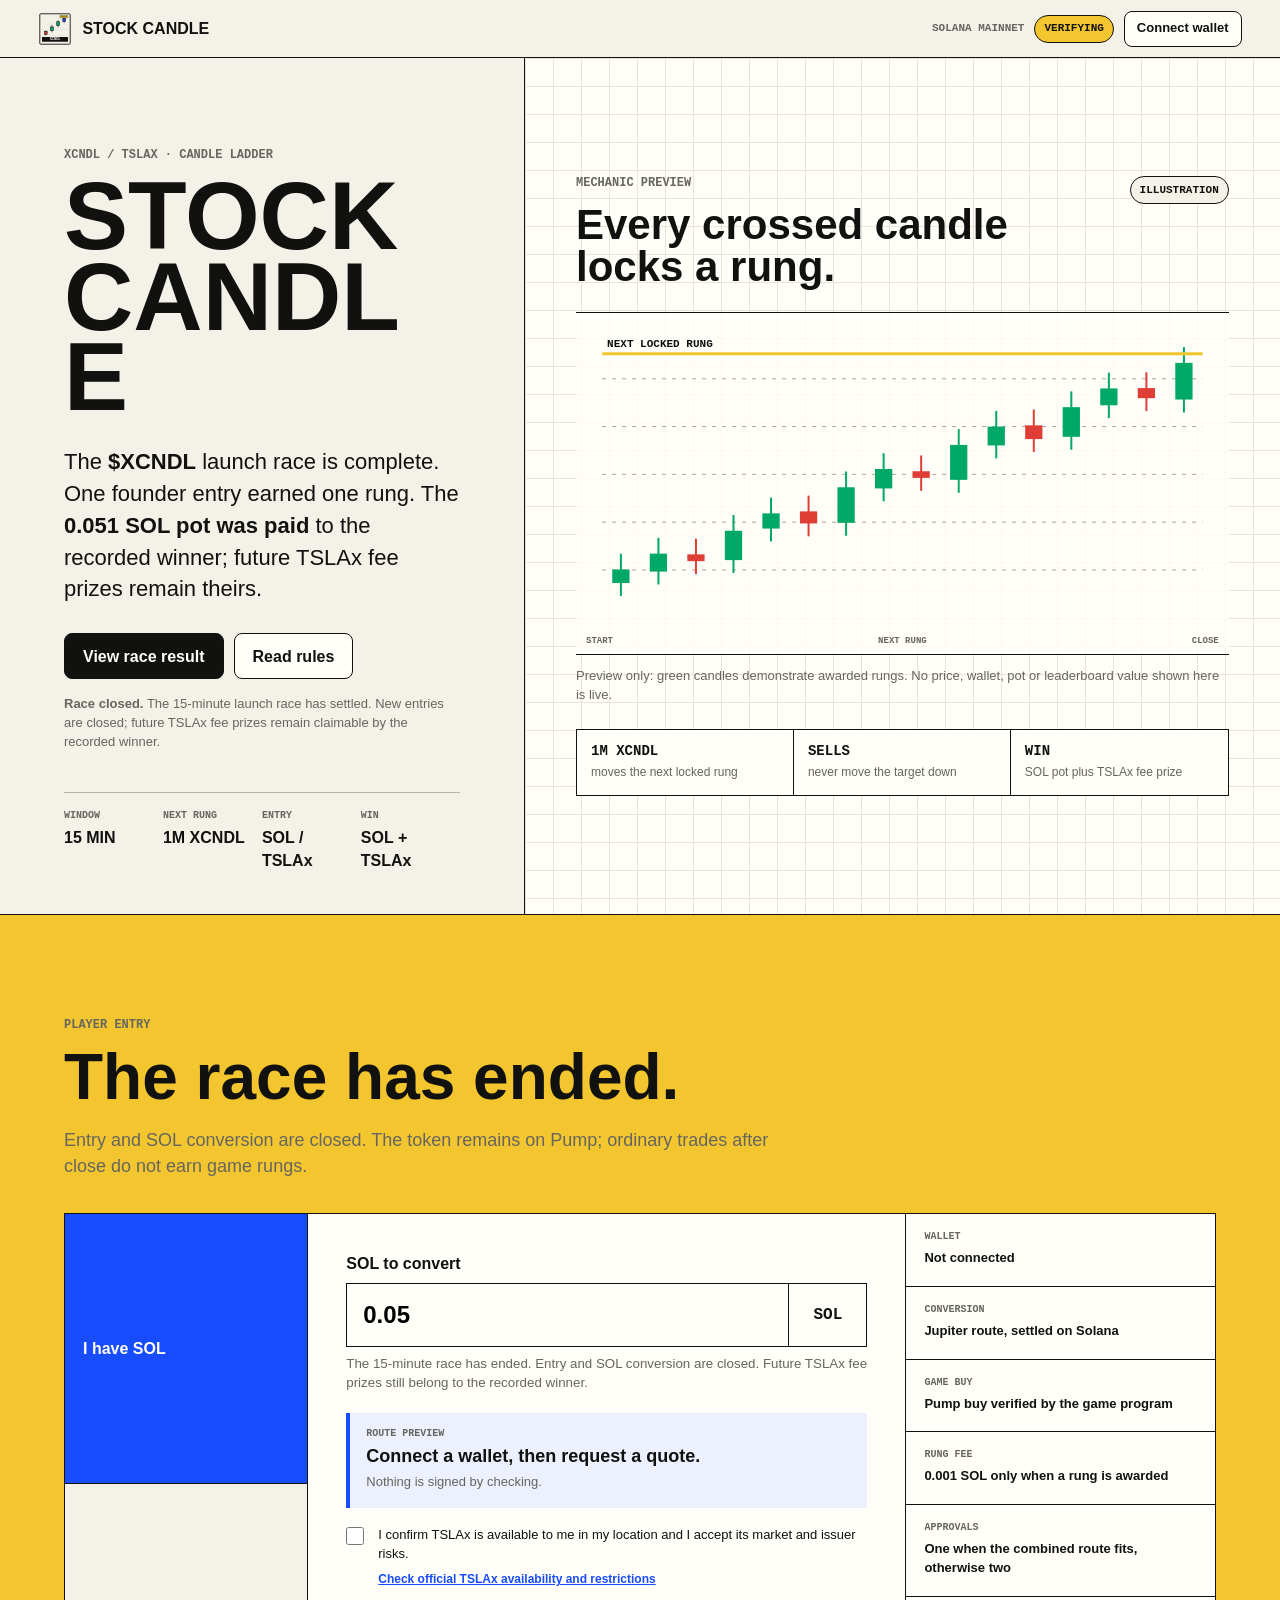
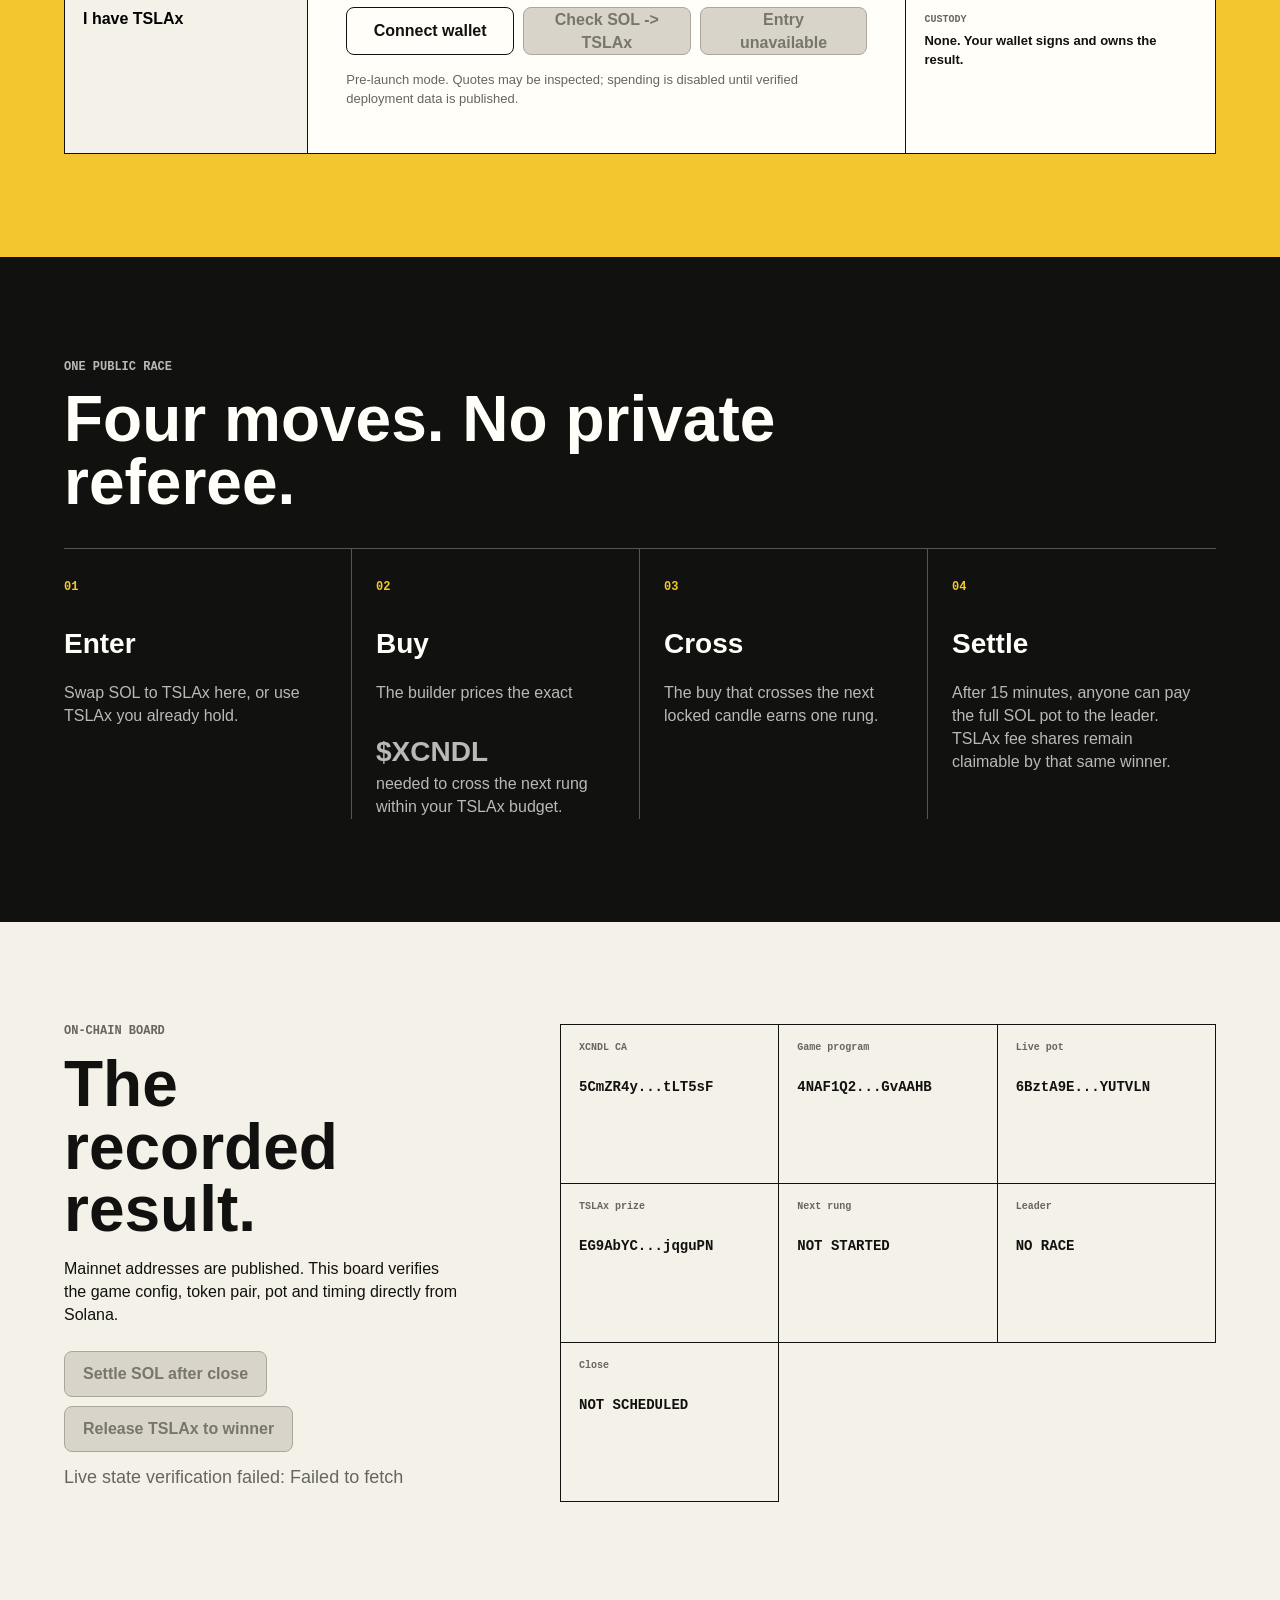
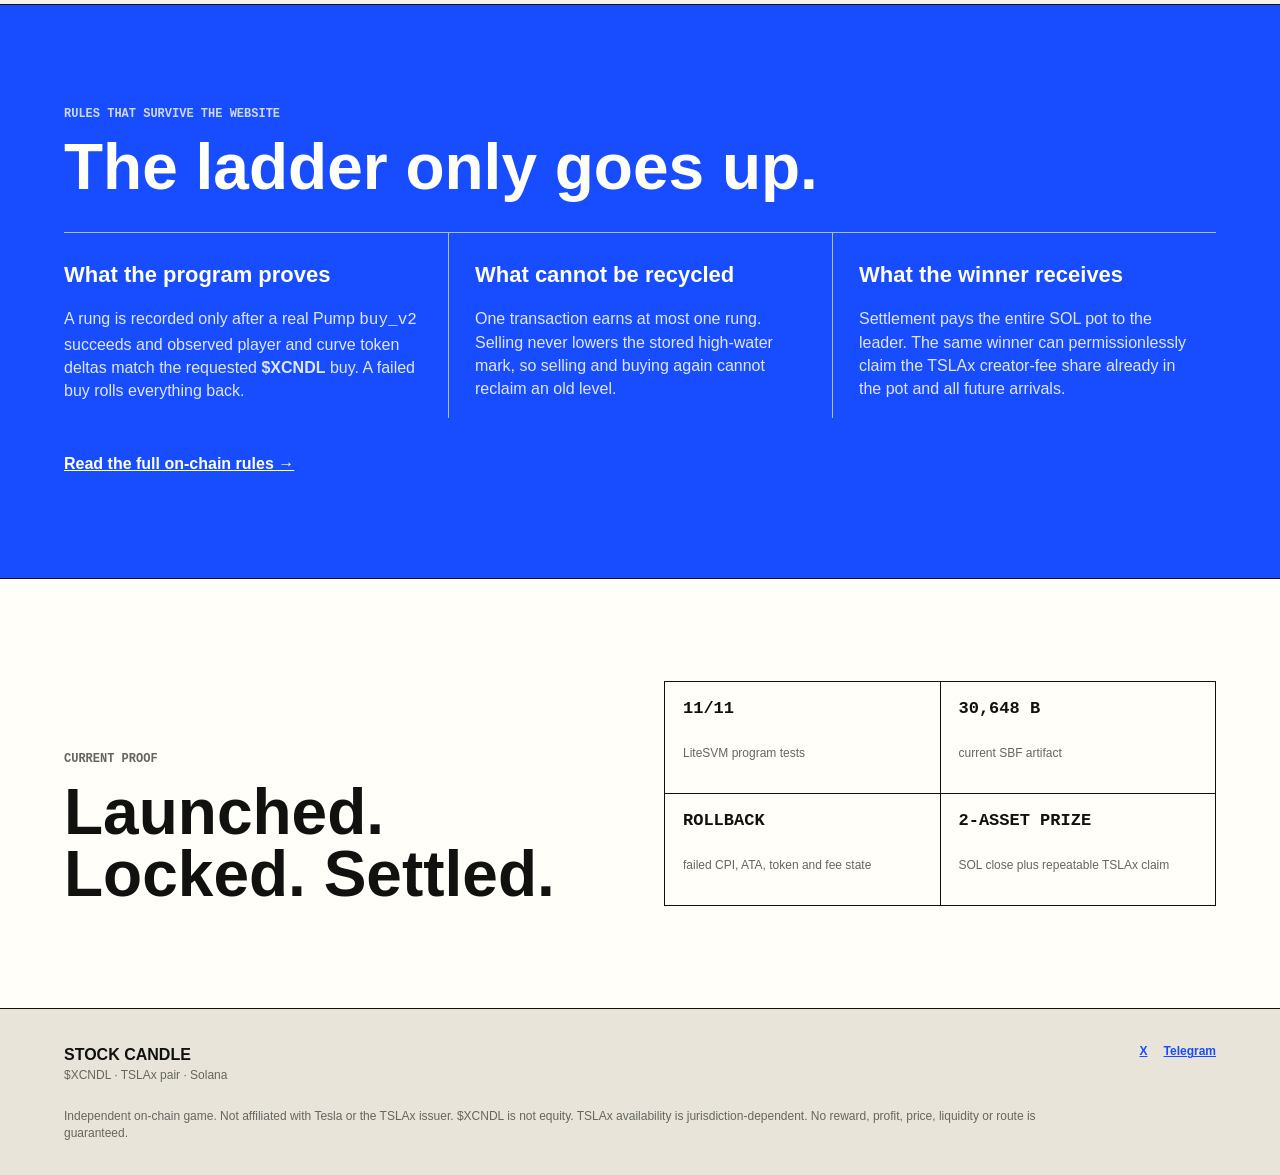
<file: index.html>
<!doctype html>
<html lang="en">
<head>
  <meta charset="utf-8">
  <meta name="viewport" content="width=device-width, initial-scale=1, viewport-fit=cover">
  <title>STOCK CANDLE | XCNDL x TSLAx</title>
  <meta name="description" content="A fully on-chain Solana candle race. Start with SOL or TSLAx, buy XCNDL, cross the next 1M rung, and race for the SOL pot plus TSLAx fee prize.">
  <meta name="theme-color" content="#f4f1e9">
  <link rel="canonical" href="https://scandle.ratchetx.xyz/">
  <meta property="og:type" content="website">
  <meta property="og:url" content="https://scandle.ratchetx.xyz/">
  <meta property="og:title" content="STOCK CANDLE | XCNDL x TSLAx">
  <meta property="og:description" content="Start with SOL or TSLAx. Cross 1M XCNDL candle rungs for 15 minutes. The leader wins the SOL pot plus TSLAx fee prize.">
  <meta property="og:image" content="https://scandle.ratchetx.xyz/assets/xcndl-token.png">
  <meta name="twitter:card" content="summary_large_image">
  <meta name="twitter:creator" content="@SonyxEth">
  <meta name="twitter:title" content="STOCK CANDLE | XCNDL x TSLAx">
  <meta name="twitter:description" content="Buy XCNDL, cross 1M candle rungs, and race for the SOL pot plus TSLAx fee prize.">
  <meta name="twitter:image" content="https://scandle.ratchetx.xyz/assets/xcndl-token.png">
  <link rel="icon" href="assets/xcndl-token.svg" type="image/svg+xml">
  <link rel="stylesheet" href="styles.css">
</head>
<body>
  <a class="skip" href="#play">Skip to play</a>

  <header class="topbar">
    <a class="brand" href="#top" aria-label="STOCK CANDLE home">
      <img src="assets/xcndl-token.svg" width="34" height="34" alt="">
      <span>STOCK CANDLE</span>
    </a>
    <div class="top-actions">
      <span class="network">SOLANA MAINNET</span>
      <span class="launch-pill" id="launchPill">PRE-LAUNCH</span>
      <button class="button small" id="connectTop" type="button">Connect wallet</button>
    </div>
  </header>

  <main id="top">
    <section class="first-view" aria-labelledby="pageTitle">
      <div class="title-block">
        <p class="eyebrow">XCNDL / TSLAx &middot; CANDLE LADDER</p>
        <h1 id="pageTitle">STOCK<br>CANDLE</h1>
        <p class="lead">The <strong>$XCNDL</strong> launch race is complete. One founder entry earned one rung. The <strong>0.051 SOL pot was paid</strong> to the recorded winner; future TSLAx fee prizes remain theirs.</p>
        <div class="primary-actions">
          <a class="button primary" href="#stateTitle">View race result</a>
          <a class="button" href="#rules">Read rules</a>
        </div>
        <p class="entry-note"><strong>Race closed.</strong> The 15-minute launch race has settled. New entries are closed; future TSLAx fee prizes remain claimable by the recorded winner.</p>
        <dl class="identity-line" aria-label="Token identity">
          <div><dt>WINDOW</dt><dd>15 MIN</dd></div>
          <div><dt>NEXT RUNG</dt><dd>1M XCNDL</dd></div>
          <div><dt>ENTRY</dt><dd>SOL / TSLAx</dd></div>
          <div><dt>WIN</dt><dd>SOL + TSLAx</dd></div>
        </dl>
      </div>

      <div class="market-surface" aria-labelledby="chartTitle">
        <div class="chart-head">
          <div>
            <p class="eyebrow">MECHANIC PREVIEW</p>
            <h2 id="chartTitle">Every crossed candle locks a rung.</h2>
          </div>
          <span class="live-label pending" id="chartState">NOT LIVE</span>
        </div>
        <div class="chart-wrap">
          <canvas id="ladderCanvas" aria-hidden="true"></canvas>
          <div class="chart-axis" aria-hidden="true">
            <span>START</span><span>NEXT RUNG</span><span>CLOSE</span>
          </div>
        </div>
        <p class="chart-summary" id="chartSummary">Preview only: green candles demonstrate awarded rungs. No price, wallet, pot or leaderboard value shown here is live.</p>
        <div class="rule-strip">
          <div><strong>1M XCNDL</strong><span>moves the next locked rung</span></div>
          <div><strong>SELLS</strong><span>never move the target down</span></div>
          <div><strong>WIN</strong><span>SOL pot plus TSLAx fee prize</span></div>
        </div>
      </div>
    </section>

    <section class="entry-band" id="play" aria-labelledby="playTitle">
      <div class="section-heading">
        <p class="eyebrow">PLAYER ENTRY</p>
        <h2 id="playTitle">The race has ended.</h2>
        <p>Entry and SOL conversion are closed. The token remains on Pump; ordinary trades after close do not earn game rungs.</p>
      </div>

      <div class="trade-workspace">
        <div class="mode-tabs" role="tablist" aria-label="Entry asset">
          <button class="mode-tab active" id="modeSol" type="button" role="tab" aria-selected="true" data-mode="sol">I have SOL</button>
          <button class="mode-tab" id="modeTslax" type="button" role="tab" aria-selected="false" data-mode="tslax">I have TSLAx</button>
        </div>

        <div class="trade-form">
          <label class="amount-field" for="entryAmount">
            <span id="amountLabel">SOL to convert</span>
            <span class="amount-box"><input id="entryAmount" inputmode="decimal" autocomplete="off" value="0.05" aria-describedby="amountHelp"><b id="amountUnit">SOL</b></span>
            <small id="amountHelp">The site checks a fresh route and chooses the shortest safe entry.</small>
          </label>

          <div class="quote-panel" aria-live="polite">
            <span class="quote-label">Route preview</span>
            <strong id="quoteValue">Connect a wallet, then request a quote.</strong>
            <span id="quoteDetail">Nothing is signed by checking.</span>
          </div>

          <label class="eligibility" for="eligibilityCheck">
            <input id="eligibilityCheck" type="checkbox">
            <span>I confirm TSLAx is available to me in my location and I accept its market and issuer risks.</span>
          </label>
          <p class="eligibility-info"><a href="https://xstocks.com/" target="_blank" rel="noopener noreferrer">Check official TSLAx availability and restrictions</a></p>

          <div class="trade-actions">
            <button class="button" id="connectWallet" type="button">Connect wallet</button>
            <button class="button cobalt" id="quoteButton" type="button">Check SOL &rarr; TSLAx</button>
            <button class="button primary" id="tradeButton" type="button" disabled>Trading opens at launch</button>
          </div>
          <p class="trade-status" id="tradeStatus" role="status">Pre-launch mode. Quotes may be inspected; spending is disabled until verified deployment data is published.</p>
        </div>

        <dl class="trust-ledger" aria-label="Entry trust boundary">
          <div><dt>Wallet</dt><dd id="walletValue">Not connected</dd></div>
          <div><dt>Conversion</dt><dd>Jupiter route, settled on Solana</dd></div>
          <div><dt>Game buy</dt><dd>Pump buy verified by the game program</dd></div>
          <div><dt>Rung fee</dt><dd>0.001 SOL only when a rung is awarded</dd></div>
          <div><dt>Approvals</dt><dd>One when the combined route fits, otherwise two</dd></div>
          <div><dt>Custody</dt><dd>None. Your wallet signs and owns the result.</dd></div>
        </dl>
      </div>
    </section>

    <section class="how-band" aria-labelledby="howTitle">
      <div class="section-heading compact">
        <p class="eyebrow">ONE PUBLIC RACE</p>
        <h2 id="howTitle">Four moves. No private referee.</h2>
      </div>
      <ol class="steps">
        <li><span>01</span><strong>Enter</strong><p>Swap SOL to TSLAx here, or use TSLAx you already hold.</p></li>
        <li><span>02</span><strong>Buy</strong><p>The builder prices the exact <strong>$XCNDL</strong> needed to cross the next rung within your TSLAx budget.</p></li>
        <li><span>03</span><strong>Cross</strong><p>The buy that crosses the next locked candle earns one rung.</p></li>
        <li><span>04</span><strong>Settle</strong><p>After 15 minutes, anyone can pay the full SOL pot to the leader. TSLAx fee shares remain claimable by that same winner.</p></li>
      </ol>
    </section>

    <section class="state-band" aria-labelledby="stateTitle">
      <div class="state-copy">
        <p class="eyebrow">ON-CHAIN BOARD</p>
        <h2 id="stateTitle">The recorded result.</h2>
        <p id="stateExplanation">Mainnet addresses are published. This board verifies the game config, token pair, pot and timing directly from Solana.</p>
        <div class="state-actions">
          <button class="button primary" id="settleButton" type="button" disabled>Settle SOL after close</button>
          <button class="button" id="claimButton" type="button" disabled>Release TSLAx to winner</button>
        </div>
        <p class="state-status" id="stateStatus" role="status">Verifying the settled race directly on Solana. TSLAx release becomes available when the pot has a balance.</p>
      </div>
      <dl class="state-grid">
        <div><dt>XCNDL CA</dt><dd id="mintState">PENDING</dd></div>
        <div><dt>Game program</dt><dd id="programState">PENDING</dd></div>
        <div><dt>Live pot</dt><dd id="potState">NOT CREATED</dd></div>
        <div><dt>TSLAx prize</dt><dd id="prizeState">NOT CREATED</dd></div>
        <div><dt>Next rung</dt><dd id="rungState">NOT STARTED</dd></div>
        <div><dt>Leader</dt><dd id="leaderState">NO RACE</dd></div>
        <div><dt>Close</dt><dd id="closeState">NOT SCHEDULED</dd></div>
      </dl>
    </section>

    <section class="rules-band" id="rules" aria-labelledby="rulesTitle">
      <div class="section-heading compact">
        <p class="eyebrow">RULES THAT SURVIVE THE WEBSITE</p>
        <h2 id="rulesTitle">The ladder only goes up.</h2>
      </div>
      <div class="rules-columns">
        <div>
          <h3>What the program proves</h3>
          <p>A rung is recorded only after a real Pump <code>buy_v2</code> succeeds and observed player and curve token deltas match the requested <strong>$XCNDL</strong> buy. A failed buy rolls everything back.</p>
        </div>
        <div>
          <h3>What cannot be recycled</h3>
          <p>One transaction earns at most one rung. Selling never lowers the stored high-water mark, so selling and buying again cannot reclaim an old level.</p>
        </div>
        <div>
          <h3>What the winner receives</h3>
          <p>Settlement pays the entire SOL pot to the leader. The same winner can permissionlessly claim the TSLAx creator-fee share already in the pot and all future arrivals.</p>
        </div>
      </div>
      <a class="text-link" href="rules.html">Read the full on-chain rules &rarr;</a>
    </section>

    <section class="proof-band" aria-labelledby="proofTitle">
      <div>
        <p class="eyebrow">CURRENT PROOF</p>
        <h2 id="proofTitle">Launched. Locked. Settled.</h2>
      </div>
      <ul class="proof-list">
        <li><strong>11/11</strong><span>LiteSVM program tests</span></li>
        <li><strong>30,648 B</strong><span>current SBF artifact</span></li>
        <li><strong>ROLLBACK</strong><span>failed CPI, ATA, token and fee state</span></li>
        <li><strong>2-ASSET PRIZE</strong><span>SOL close plus repeatable TSLAx claim</span></li>
      </ul>
    </section>
  </main>

  <footer>
    <div class="footer-brand">
      <strong>STOCK CANDLE</strong>
      <span>$XCNDL &middot; TSLAx pair &middot; Solana</span>
    </div>
    <div class="socials">
      <a id="xLink" hidden rel="noopener noreferrer">X</a>
      <a id="telegramLink" hidden rel="noopener noreferrer">Telegram</a>
      <span id="socialPending" hidden>Launch links pending.</span>
    </div>
    <p class="risk">Independent on-chain game. Not affiliated with Tesla or the TSLAx issuer. $XCNDL is not equity. TSLAx availability is jurisdiction-dependent. No reward, profit, price, liquidity or route is guaranteed.</p>
  </footer>

  <script src="minisol.js?v=settled-v1" defer></script>
  <script src="settlement.js?v=settled-v1" defer></script>
  <script src="app.js?v=settled-v1" defer></script>
</body>
</html>
</file>
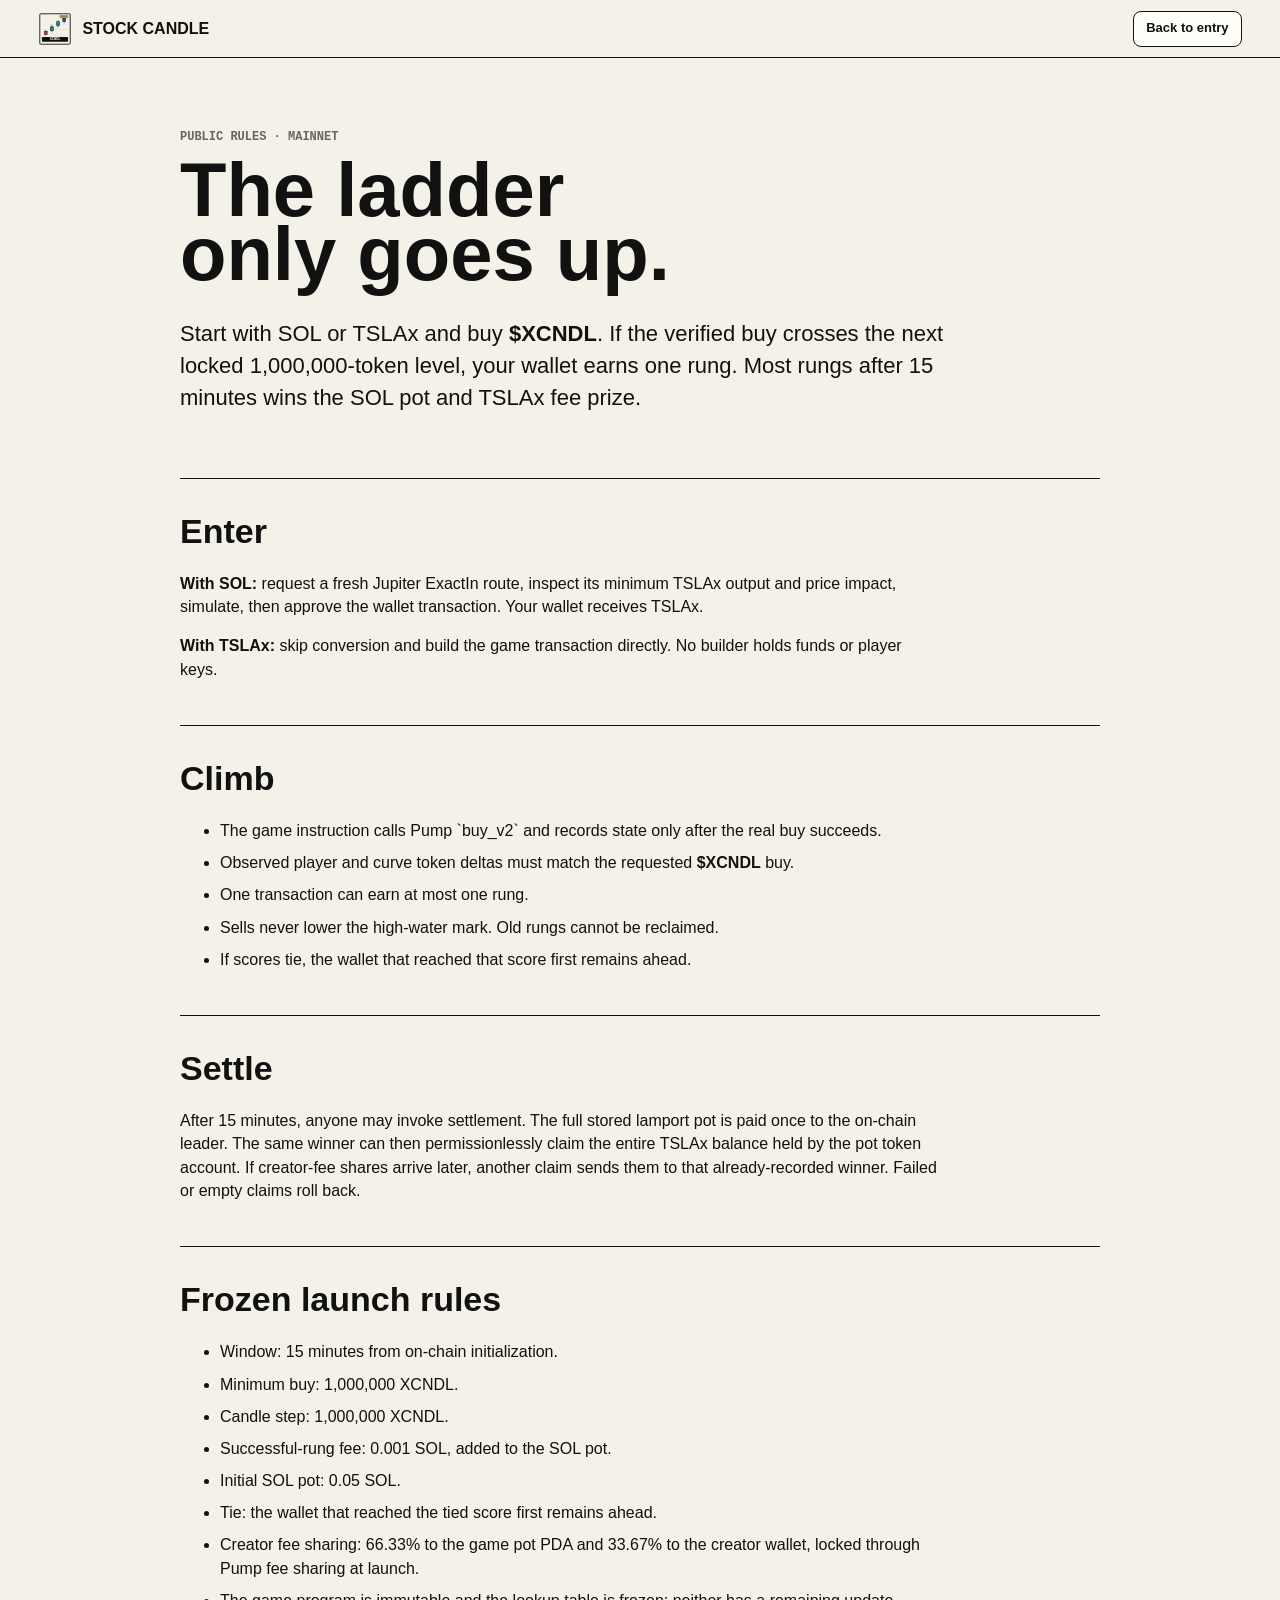
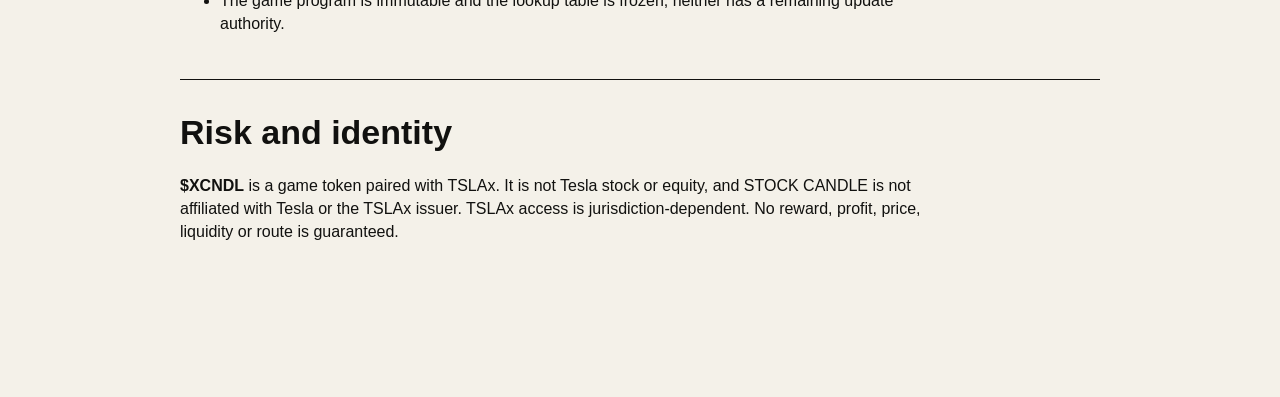
<file: rules.html>
<!doctype html>
<html lang="en">
<head>
  <meta charset="utf-8">
  <meta name="viewport" content="width=device-width, initial-scale=1">
  <title>Rules | STOCK CANDLE</title>
  <meta name="description" content="Pre-launch public rules for the STOCK CANDLE on-chain Solana game.">
  <link rel="icon" href="assets/xcndl-token.svg" type="image/svg+xml">
  <link rel="stylesheet" href="styles.css">
</head>
<body>
  <header class="topbar">
    <a class="brand" href="index.html">
      <img src="assets/xcndl-token.svg" width="34" height="34" alt="">
      <span>STOCK CANDLE</span>
    </a>
    <a class="button small" href="index.html#play">Back to entry</a>
  </header>
  <main class="rules-document">
    <p class="eyebrow">PUBLIC RULES &middot; MAINNET</p>
    <h1>The ladder<br>only goes up.</h1>
    <p class="document-lead">Start with SOL or TSLAx and buy <strong>$XCNDL</strong>. If the verified buy crosses the next locked 1,000,000-token level, your wallet earns one rung. Most rungs after 15 minutes wins the SOL pot and TSLAx fee prize.</p>

    <section>
      <h2>Enter</h2>
      <p><strong>With SOL:</strong> request a fresh Jupiter ExactIn route, inspect its minimum TSLAx output and price impact, simulate, then approve the wallet transaction. Your wallet receives TSLAx.</p>
      <p><strong>With TSLAx:</strong> skip conversion and build the game transaction directly. No builder holds funds or player keys.</p>
    </section>
    <section>
      <h2>Climb</h2>
      <ul>
        <li>The game instruction calls Pump `buy_v2` and records state only after the real buy succeeds.</li>
        <li>Observed player and curve token deltas must match the requested <strong>$XCNDL</strong> buy.</li>
        <li>One transaction can earn at most one rung.</li>
        <li>Sells never lower the high-water mark. Old rungs cannot be reclaimed.</li>
        <li>If scores tie, the wallet that reached that score first remains ahead.</li>
      </ul>
    </section>
    <section>
      <h2>Settle</h2>
      <p>After 15 minutes, anyone may invoke settlement. The full stored lamport pot is paid once to the on-chain leader. The same winner can then permissionlessly claim the entire TSLAx balance held by the pot token account. If creator-fee shares arrive later, another claim sends them to that already-recorded winner. Failed or empty claims roll back.</p>
    </section>
    <section>
      <h2>Frozen launch rules</h2>
      <ul>
        <li>Window: 15 minutes from on-chain initialization.</li>
        <li>Minimum buy: 1,000,000 XCNDL.</li>
        <li>Candle step: 1,000,000 XCNDL.</li>
        <li>Successful-rung fee: 0.001 SOL, added to the SOL pot.</li>
        <li>Initial SOL pot: 0.05 SOL.</li>
        <li>Tie: the wallet that reached the tied score first remains ahead.</li>
        <li>Creator fee sharing: 66.33% to the game pot PDA and 33.67% to the creator wallet, locked through Pump fee sharing at launch.</li>
        <li>The game program is immutable and the lookup table is frozen; neither has a remaining update authority.</li>
      </ul>
    </section>
    <section>
      <h2>Risk and identity</h2>
      <p><strong>$XCNDL</strong> is a game token paired with TSLAx. It is not Tesla stock or equity, and STOCK CANDLE is not affiliated with Tesla or the TSLAx issuer. TSLAx access is jurisdiction-dependent. No reward, profit, price, liquidity or route is guaranteed.</p>
    </section>
  </main>
</body>
</html>
</file>
<file: styles.css>
:root {
  color-scheme: light;
  --paper: #f4f1e9;
  --paper-2: #e8e4da;
  --ink: #11110f;
  --muted: #66665f;
  --line: #b8b4aa;
  --green: #00a867;
  --red: #de3e35;
  --blue: #174cff;
  --yellow: #f3c62f;
  --white: #fffef9;
  --radius: 8px;
  font-family: Arial, Helvetica, sans-serif;
}

* { box-sizing: border-box; }
html { scroll-behavior: smooth; }
body {
  margin: 0;
  background: var(--paper);
  color: var(--ink);
  font-size: 16px;
  line-height: 1.45;
}
button, input { font: inherit; }
a { color: inherit; }
.skip {
  position: fixed;
  top: 8px;
  left: 8px;
  z-index: 20;
  padding: 10px 14px;
  background: var(--ink);
  color: var(--white);
  transform: translateY(-150%);
}
.skip:focus { transform: translateY(0); }

.topbar {
  position: sticky;
  top: 0;
  z-index: 10;
  min-height: 58px;
  padding: 8px clamp(16px, 3vw, 44px);
  display: flex;
  align-items: center;
  justify-content: space-between;
  gap: 18px;
  background: rgba(244, 241, 233, 0.96);
  border-bottom: 1px solid var(--ink);
  backdrop-filter: blur(10px);
}
.brand {
  display: inline-flex;
  align-items: center;
  gap: 10px;
  color: inherit;
  text-decoration: none;
  font-weight: 900;
}
.brand img { border-radius: 4px; }
.top-actions { display: flex; align-items: center; gap: 10px; }
.network { color: var(--muted); font: 700 11px/1 monospace; }
.launch-pill, .live-label {
  display: inline-flex;
  align-items: center;
  min-height: 28px;
  padding: 4px 9px;
  border: 1px solid var(--ink);
  border-radius: 999px;
  font: 800 11px/1 monospace;
  background: var(--yellow);
}
.live-label.pending { background: var(--paper); }

.button {
  min-height: 46px;
  padding: 0 18px;
  display: inline-flex;
  align-items: center;
  justify-content: center;
  border: 1px solid var(--ink);
  border-radius: var(--radius);
  background: var(--white);
  color: var(--ink);
  text-decoration: none;
  font-weight: 800;
  cursor: pointer;
  transition: transform 140ms ease, box-shadow 140ms ease, background 140ms ease;
}
.button:hover:not(:disabled), .button:focus-visible:not(:disabled) {
  transform: translate(-2px, -2px);
  box-shadow: 3px 3px 0 var(--ink);
}
.button:focus-visible, input:focus-visible { outline: 3px solid var(--yellow); outline-offset: 2px; }
.button.small { min-height: 36px; padding: 0 12px; font-size: 13px; }
.button.primary { background: var(--ink); color: var(--white); }
.button.cobalt { background: var(--blue); color: var(--white); }
.button:disabled { color: #77756d; border-color: #aaa69d; background: #d8d4ca; cursor: not-allowed; }

.first-view {
  min-height: calc(100svh - 58px);
  display: grid;
  grid-template-columns: minmax(280px, 0.82fr) minmax(460px, 1.18fr);
  border-bottom: 1px solid var(--ink);
}
.title-block {
  padding: clamp(42px, 7vw, 100px) clamp(24px, 5vw, 72px) 42px;
  display: flex;
  flex-direction: column;
  justify-content: center;
  border-right: 1px solid var(--ink);
}
.eyebrow {
  margin: 0 0 14px;
  color: var(--muted);
  font: 800 12px/1.2 monospace;
  text-transform: uppercase;
}
h1, h2, h3, p { overflow-wrap: anywhere; }
h1 {
  margin: 0;
  max-width: 8ch;
  font-size: 96px;
  line-height: 0.84;
  letter-spacing: 0;
}
.lead { max-width: 590px; margin: 28px 0; font-size: 22px; }
.primary-actions { display: flex; flex-wrap: wrap; gap: 10px; }
.entry-note { max-width: 560px; margin: 16px 0 0; color: var(--muted); font-size: 13px; }
.identity-line {
  margin: 40px 0 0;
  padding-top: 18px;
  display: grid;
  grid-template-columns: repeat(4, 1fr);
  border-top: 1px solid var(--line);
}
.identity-line div { padding-right: 10px; }
.identity-line dt { color: var(--muted); font: 700 10px/1 monospace; }
.identity-line dd { margin: 5px 0 0; font-weight: 900; }

.market-surface {
  min-width: 0;
  padding: clamp(28px, 4vw, 56px);
  display: flex;
  flex-direction: column;
  justify-content: center;
  background-color: var(--white);
  background-image: linear-gradient(var(--paper-2) 1px, transparent 1px), linear-gradient(90deg, var(--paper-2) 1px, transparent 1px);
  background-size: 28px 28px;
}
.chart-head { display: flex; justify-content: space-between; align-items: start; gap: 20px; }
.chart-head h2 { max-width: 690px; margin: 0; font-size: 42px; line-height: 1; }
.chart-wrap {
  position: relative;
  width: 100%;
  aspect-ratio: 16 / 8.4;
  min-height: 260px;
  max-height: 520px;
  margin: 24px 0 12px;
  border-top: 1px solid var(--ink);
  border-bottom: 1px solid var(--ink);
  background: rgba(255, 254, 249, 0.82);
}
#ladderCanvas { display: block; width: 100%; height: 100%; }
.chart-axis {
  position: absolute;
  inset: auto 10px 8px;
  display: flex;
  justify-content: space-between;
  pointer-events: none;
  color: var(--muted);
  font: 700 9px/1 monospace;
}
.chart-summary { margin: 0; color: var(--muted); font-size: 13px; }
.rule-strip {
  margin-top: 24px;
  display: grid;
  grid-template-columns: repeat(3, 1fr);
  border: 1px solid var(--ink);
  background: var(--white);
}
.rule-strip div { min-width: 0; padding: 14px; border-right: 1px solid var(--ink); }
.rule-strip div:last-child { border-right: 0; }
.rule-strip strong, .rule-strip span { display: block; }
.rule-strip strong { font: 900 14px/1 monospace; }
.rule-strip span { margin-top: 6px; color: var(--muted); font-size: 12px; }

.entry-band, .how-band, .rules-band, .proof-band, .state-band {
  padding: clamp(54px, 8vw, 112px) clamp(18px, 5vw, 72px);
  border-bottom: 1px solid var(--ink);
}
.section-heading { max-width: 900px; margin-bottom: 34px; }
.section-heading.compact { max-width: 760px; }
.section-heading h2, .state-copy h2, .proof-band h2 { margin: 0; font-size: 64px; line-height: 0.98; }
.section-heading p:last-child, .state-copy p:last-child { max-width: 740px; color: var(--muted); font-size: 18px; }

.entry-band { background: var(--yellow); }
.trade-workspace {
  display: grid;
  grid-template-columns: minmax(200px, 0.55fr) minmax(360px, 1.35fr) minmax(230px, 0.7fr);
  border: 1px solid var(--ink);
  background: var(--white);
}
.mode-tabs { display: flex; flex-direction: column; border-right: 1px solid var(--ink); }
.mode-tab {
  flex: 1;
  min-height: 76px;
  padding: 18px;
  border: 0;
  border-bottom: 1px solid var(--ink);
  background: var(--paper);
  text-align: left;
  font-weight: 900;
  cursor: pointer;
}
.mode-tab:last-child { border-bottom: 0; }
.mode-tab.active { background: var(--blue); color: var(--white); }
.trade-form { padding: clamp(20px, 3vw, 38px); }
.amount-field > span:first-child { display: block; margin-bottom: 8px; font-weight: 800; }
.amount-box {
  min-height: 64px;
  display: grid;
  grid-template-columns: 1fr auto;
  align-items: center;
  border: 1px solid var(--ink);
  background: var(--white);
}
.amount-box input { width: 100%; min-width: 0; padding: 0 16px; border: 0; outline: 0; font-size: 24px; font-weight: 800; background: transparent; }
.amount-box b { align-self: stretch; min-width: 78px; display: grid; place-items: center; border-left: 1px solid var(--ink); font-family: monospace; }
.amount-field small { display: block; margin-top: 7px; color: var(--muted); }
.quote-panel { margin-top: 20px; padding: 16px; display: grid; gap: 4px; border-left: 4px solid var(--blue); background: #edf0ff; }
.quote-label { color: var(--muted); font: 700 10px/1 monospace; text-transform: uppercase; }
.quote-panel strong { font-size: 18px; }
.quote-panel span:last-child { color: var(--muted); font-size: 13px; }
.eligibility { margin: 18px 0; display: grid; grid-template-columns: 22px 1fr; gap: 10px; align-items: start; font-size: 13px; }
.eligibility input { width: 18px; height: 18px; margin: 1px 0 0; accent-color: var(--blue); }
.eligibility-info { margin: -10px 0 18px 32px; font-size: 12px; }
.eligibility-info a { color: var(--blue); font-weight: 800; }
.trade-actions { display: flex; flex-wrap: wrap; gap: 9px; }
.trade-actions .button { flex: 1 1 160px; }
.trade-status { margin: 16px 0 0; min-height: 44px; color: var(--muted); font-size: 13px; }
.trust-ledger { margin: 0; border-left: 1px solid var(--ink); }
.trust-ledger div { padding: 18px; border-bottom: 1px solid var(--ink); }
.trust-ledger div:last-child { border-bottom: 0; }
.trust-ledger dt { color: var(--muted); font: 700 10px/1 monospace; text-transform: uppercase; }
.trust-ledger dd { margin: 7px 0 0; font-size: 13px; font-weight: 700; }

.how-band { background: var(--ink); color: var(--white); }
.how-band .eyebrow, .how-band .steps p { color: #b9bab5; }
.steps { margin: 0; padding: 0; display: grid; grid-template-columns: repeat(4, 1fr); list-style: none; border-top: 1px solid #55564f; }
.steps li { min-width: 0; padding: 24px 24px 0 0; border-right: 1px solid #55564f; }
.steps li + li { padding-left: 24px; }
.steps li:last-child { border-right: 0; }
.steps span { color: var(--yellow); font: 800 12px/1 monospace; }
.steps strong { display: block; margin-top: 28px; font-size: 28px; }
.steps p { margin-bottom: 0; }

.state-band { display: grid; grid-template-columns: minmax(260px, 0.75fr) minmax(480px, 1.25fr); gap: clamp(40px, 8vw, 120px); }
.state-actions { margin-top: 24px; display: flex; flex-wrap: wrap; gap: 9px; }
.state-status { max-width: 640px; min-height: 38px; margin: 12px 0 0; color: var(--muted); font-size: 13px; }
.state-grid { margin: 0; display: grid; grid-template-columns: repeat(3, 1fr); border-top: 1px solid var(--ink); border-left: 1px solid var(--ink); }
.state-grid div { min-height: 120px; padding: 18px; border-right: 1px solid var(--ink); border-bottom: 1px solid var(--ink); }
.state-grid dt { color: var(--muted); font: 700 10px/1 monospace; }
.state-grid dd { margin: 26px 0 0; font: 900 14px/1.2 monospace; }

.rules-band { background: var(--blue); color: var(--white); }
.rules-band .eyebrow { color: #cfd7ff; }
.rules-columns { display: grid; grid-template-columns: repeat(3, 1fr); border-top: 1px solid #a8b9ff; }
.rules-columns div { padding: 26px 26px 0 0; }
.rules-columns div + div { padding-left: 26px; border-left: 1px solid #a8b9ff; }
.rules-columns h3 { margin: 0; font-size: 22px; }
.rules-columns p { color: #e1e6ff; }
.text-link { display: inline-block; margin-top: 34px; font-weight: 900; }

.proof-band { display: grid; grid-template-columns: 1fr 1fr; gap: 48px; align-items: end; background: var(--white); }
.proof-list { margin: 0; padding: 0; display: grid; grid-template-columns: 1fr 1fr; list-style: none; border-top: 1px solid var(--ink); border-left: 1px solid var(--ink); }
.proof-list li { min-height: 112px; padding: 18px; border-right: 1px solid var(--ink); border-bottom: 1px solid var(--ink); }
.proof-list strong, .proof-list span { display: block; }
.proof-list strong { font: 900 17px/1 monospace; }
.proof-list span { margin-top: 28px; color: var(--muted); font-size: 12px; }

footer { padding: 34px clamp(18px, 5vw, 72px); display: grid; grid-template-columns: 1fr auto; gap: 24px; background: var(--paper-2); }
.footer-brand strong, .footer-brand span { display: block; }
.footer-brand span, .socials, .risk { color: var(--muted); font-size: 12px; }
.socials { display: flex; gap: 16px; }
.socials a { font-weight: 800; color: var(--blue); }
.risk { grid-column: 1 / -1; max-width: 980px; margin: 0; }

.rules-document { width: min(920px, calc(100% - 36px)); margin: 0 auto; padding: 72px 0 110px; }
.rules-document h1 { max-width: none; font-size: 76px; }
.document-lead { max-width: 780px; margin: 32px 0 64px; font-size: 22px; }
.rules-document section { padding: 28px 0; border-top: 1px solid var(--ink); }
.rules-document section h2 { margin: 0 0 14px; font-size: 34px; }
.rules-document section p, .rules-document section ul { max-width: 760px; }
.rules-document li + li { margin-top: 9px; }

@media (max-width: 980px) {
  h1 { font-size: 76px; }
  .section-heading h2, .state-copy h2, .proof-band h2 { font-size: 52px; }
  .first-view { grid-template-columns: 1fr; }
  .title-block { border-right: 0; border-bottom: 1px solid var(--ink); }
  .trade-workspace { grid-template-columns: 180px 1fr; }
  .trust-ledger { grid-column: 1 / -1; display: grid; grid-template-columns: 1fr 1fr; border-left: 0; border-top: 1px solid var(--ink); }
  .trust-ledger div { border-right: 1px solid var(--ink); }
  .state-band, .proof-band { grid-template-columns: 1fr; }
}

@media (max-width: 680px) {
  .topbar { align-items: flex-start; }
  .brand span { display: none; }
  .network { display: none; }
  .button.small { max-width: 128px; }
  .first-view { min-height: auto; }
  .title-block { padding: 44px 18px 34px; }
  h1 { font-size: 58px; }
  .lead { margin: 22px 0; font-size: 18px; }
  .identity-line { margin-top: 28px; }
  .identity-line { grid-template-columns: 1fr 1fr; row-gap: 16px; }
  .identity-line dd { font-size: 13px; }
  .market-surface { padding: 28px 18px 30px; }
  .chart-head { align-items: flex-end; }
  .chart-wrap { min-height: 228px; aspect-ratio: 1.3 / 1; }
  .rule-strip { grid-template-columns: 1fr; }
  .rule-strip div { border-right: 0; border-bottom: 1px solid var(--ink); }
  .rule-strip div:last-child { border-bottom: 0; }
  .entry-band, .how-band, .rules-band, .proof-band, .state-band { padding: 52px 18px; }
  .section-heading h2, .state-copy h2, .proof-band h2 { font-size: 39px; }
  .trade-workspace { grid-template-columns: 1fr; }
  .mode-tabs { flex-direction: row; border-right: 0; border-bottom: 1px solid var(--ink); }
  .mode-tab { min-height: 58px; border-bottom: 0; border-right: 1px solid var(--ink); }
  .mode-tab:last-child { border-right: 0; }
  .trust-ledger { grid-template-columns: 1fr; }
  .trust-ledger div { border-right: 0; }
  .steps { grid-template-columns: 1fr 1fr; }
  .steps li { padding: 20px 14px 20px 0; border-bottom: 1px solid #55564f; }
  .steps li + li { padding-left: 14px; }
  .steps li:nth-child(2) { border-right: 0; }
  .steps li:nth-child(3), .steps li:nth-child(4) { border-bottom: 0; }
  .steps strong { margin-top: 18px; font-size: 22px; }
  .state-grid { grid-template-columns: 1fr 1fr; }
  .rules-columns { grid-template-columns: 1fr; }
  .rules-columns div { padding: 24px 0 8px; border-bottom: 1px solid #a8b9ff; }
  .rules-columns div + div { padding-left: 0; border-left: 0; }
  .rules-columns div:last-child { border-bottom: 0; }
  .proof-list { grid-template-columns: 1fr; }
  footer { grid-template-columns: 1fr; }
  .rules-document { padding-top: 46px; }
  .rules-document h1 { font-size: 48px; }
  .document-lead { font-size: 18px; }
}

@media (prefers-reduced-motion: reduce) {
  html { scroll-behavior: auto; }
  *, *::before, *::after { animation-duration: 0.001ms !important; transition-duration: 0.001ms !important; }
}
</file>
